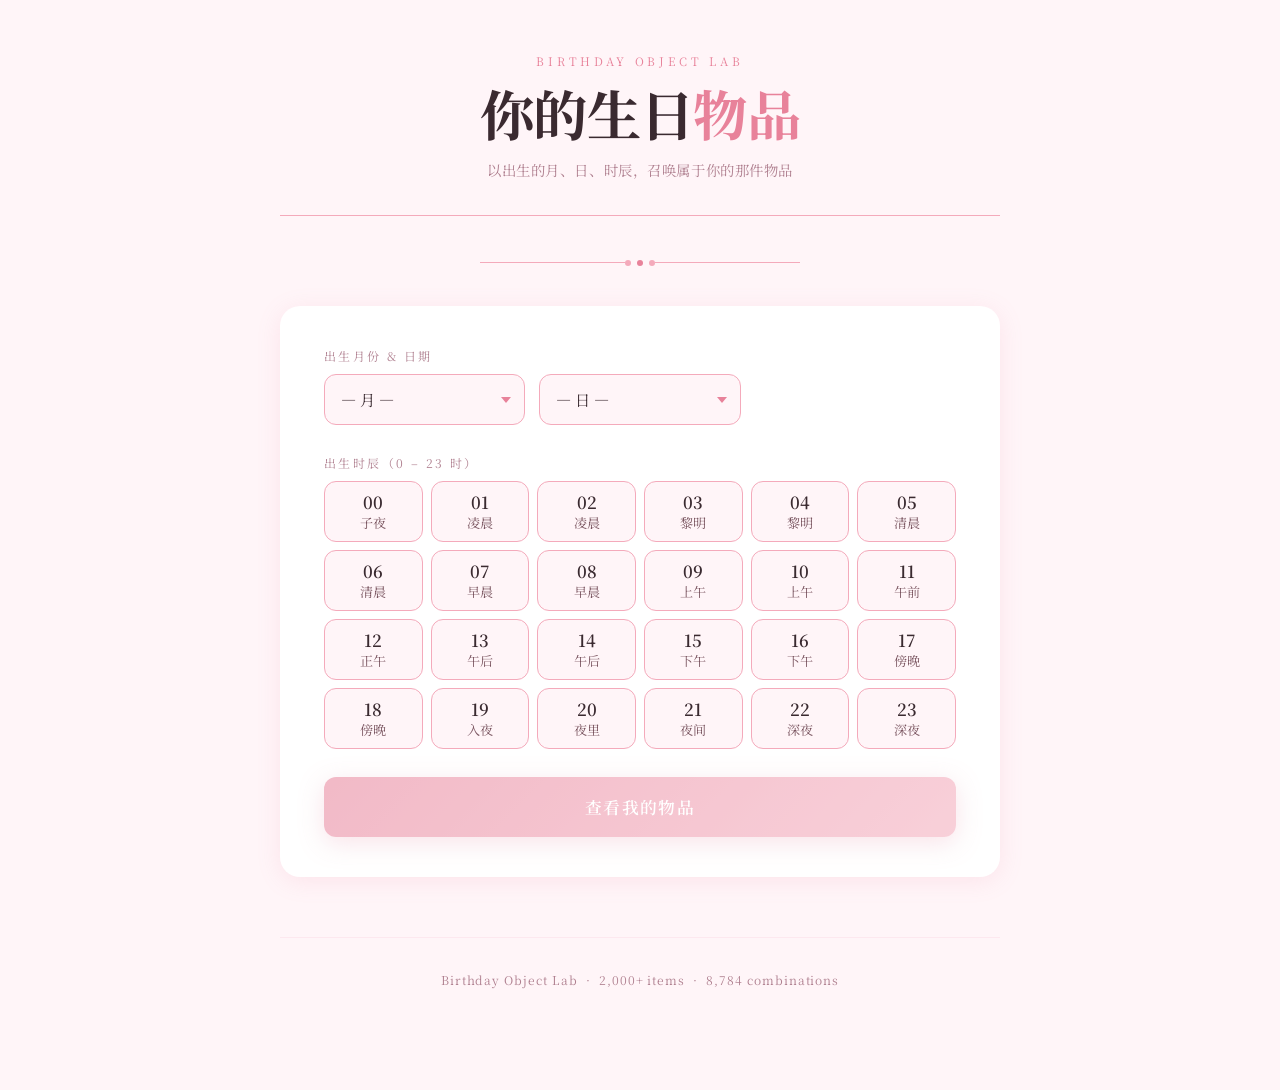
<file: index.html>
<!DOCTYPE html>
<html lang="zh-CN">
<head>
  <meta charset="UTF-8" />
  <meta name="viewport" content="width=device-width, initial-scale=1.0" />
  <title>你的生日物品 · Birthday Match</title>
  <link rel="preconnect" href="https://fonts.googleapis.com" />
  <link rel="preconnect" href="https://fonts.gstatic.com" crossorigin />
  <link href="https://fonts.googleapis.com/css2?family=Noto+Serif+SC:wght@400;600;700&display=swap" rel="stylesheet" />
  <link rel="stylesheet" href="style.css" />
</head>
<body>
<div class="page-wrap">

  <!-- Masthead -->
  <header class="masthead">
    <p class="masthead__eyebrow">Birthday Object Lab</p>
    <h1 class="masthead__title">你的生日<em>物品</em></h1>
    <p class="masthead__sub">以出生的月、日、时辰，召唤属于你的那件物品</p>
  </header>

  <div class="deco-rule"><span class="deco-rule__dot"></span></div>

  <!-- Input card -->
  <main>
    <div class="card">
      <form id="matchForm" novalidate>

        <!-- 月 · 日 -->
        <div class="form-section">
          <label class="form-section__label">出生月份 &amp; 日期</label>
          <div class="select-group">
            <div class="custom-select">
              <select id="selMonth" required>
                <option value="" disabled selected>— 月 —</option>
                <option value="1">一月 January</option>
                <option value="2">二月 February</option>
                <option value="3">三月 March</option>
                <option value="4">四月 April</option>
                <option value="5">五月 May</option>
                <option value="6">六月 June</option>
                <option value="7">七月 July</option>
                <option value="8">八月 August</option>
                <option value="9">九月 September</option>
                <option value="10">十月 October</option>
                <option value="11">十一月 November</option>
                <option value="12">十二月 December</option>
              </select>
            </div>
            <div class="custom-select">
              <select id="selDay" required>
                <option value="" disabled selected>— 日 —</option>
              </select>
            </div>
          </div>
        </div>

        <!-- 时辰 -->
        <div class="form-section">
          <label class="form-section__label">出生时辰（0 – 23 时）</label>
          <div class="hour-grid" id="hourGrid" role="radiogroup" aria-label="时辰选择"></div>
          <input type="hidden" id="hiddenHour" value="" />
        </div>

        <button type="submit" class="btn-submit" id="submitBtn" disabled>
          查看我的物品
        </button>
      </form>
    </div>
  </main>

  <footer class="site-footer">
    Birthday Object Lab &nbsp;·&nbsp; 2,000+ items &nbsp;·&nbsp; 8,784 combinations
  </footer>
</div>

<script src="items.js"></script>
<script src="script.js"></script>
</body>
</html>
</file>
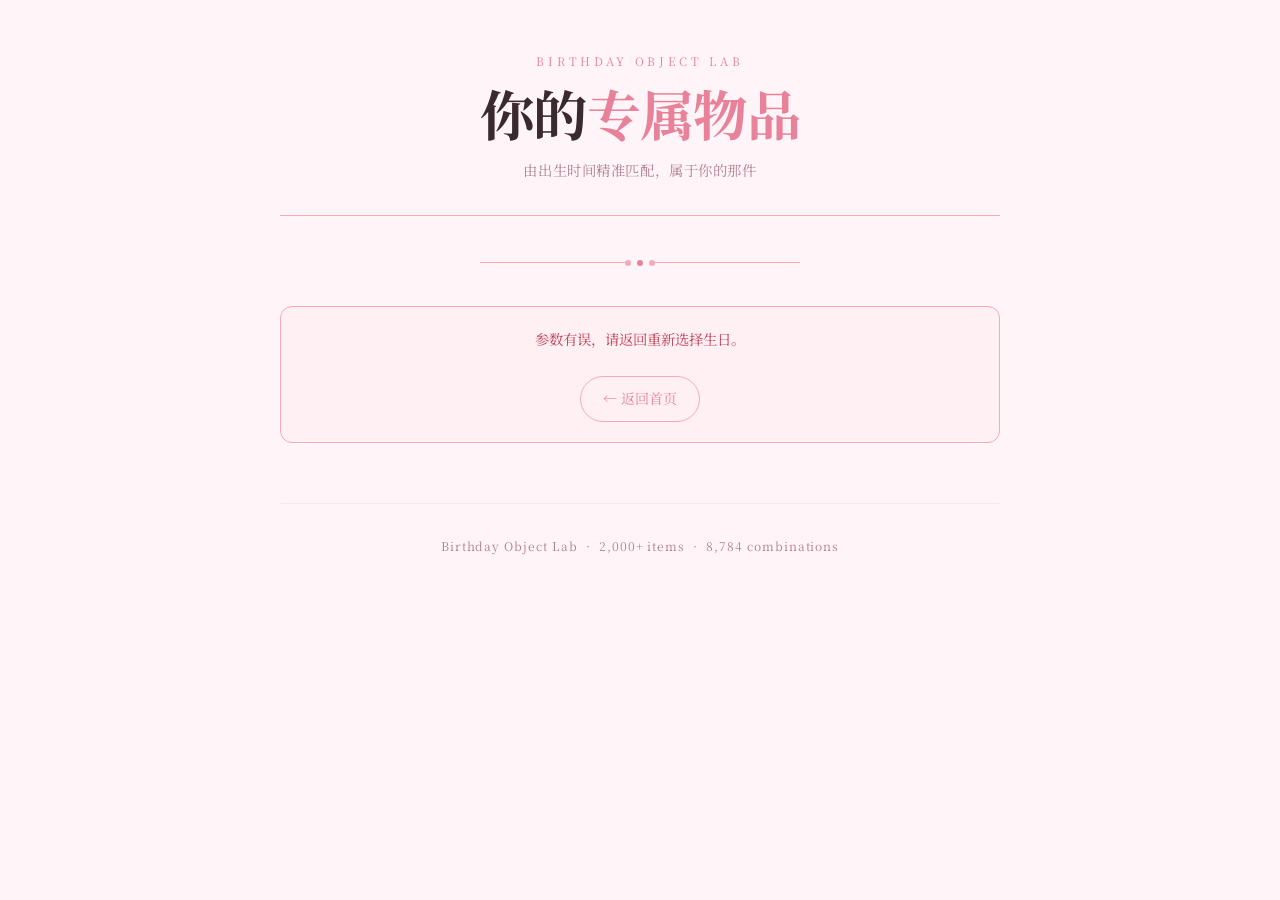
<file: result.html>
<!DOCTYPE html>
<html lang="zh-CN">
<head>
  <meta charset="UTF-8" />
  <meta name="viewport" content="width=device-width, initial-scale=1.0" />
  <title>你的物品 · Birthday Match</title>
  <link rel="preconnect" href="https://fonts.googleapis.com" />
  <link rel="preconnect" href="https://fonts.gstatic.com" crossorigin />
  <link href="https://fonts.googleapis.com/css2?family=Noto+Serif+SC:wght@400;600;700&display=swap" rel="stylesheet" />
  <link rel="stylesheet" href="style.css" />
</head>
<body>
<div class="page-wrap">

  <!-- Masthead -->
  <header class="masthead">
    <p class="masthead__eyebrow">Birthday Object Lab</p>
    <h1 class="masthead__title">你的<em>专属物品</em></h1>
    <p class="masthead__sub">由出生时间精准匹配，属于你的那件</p>
  </header>

  <div class="deco-rule"><span class="deco-rule__dot"></span></div>

  <!-- Result area -->
  <main id="resultArea">
    <div class="spinner-wrap" id="loadingState">
      <div class="spinner"></div>
      <p class="spinner-text">正在寻找你的物品…</p>
    </div>
  </main>

  <footer class="site-footer">
    Birthday Object Lab &nbsp;·&nbsp; 2,000+ items &nbsp;·&nbsp; 8,784 combinations
  </footer>
</div>

<script src="items.js"></script>
<script src="result.js"></script>
</body>
</html>
</file>
<file: style.css>
/* ===== Reset & Base ===== */
*, *::before, *::after { box-sizing: border-box; margin: 0; padding: 0; }

:root {
  --pink-deep:   #e8829a;
  --pink-mid:    #f4aabb;
  --pink-light:  #fde8ef;
  --pink-pale:   #fff5f8;
  --white:       #ffffff;
  --text-dark:   #3a2a30;
  --text-mid:    #7a5560;
  --text-light:  #b08090;
  --gold:        #c9a96e;
  --radius-lg:   20px;
  --radius-md:   12px;
  --shadow-soft: 0 8px 40px rgba(232,130,154,.18);
  --shadow-card: 0 4px 24px rgba(232,130,154,.14);
}

html { font-size: 16px; scroll-behavior: smooth; }

body {
  font-family: 'Noto Serif SC', 'Georgia', serif;
  background: var(--pink-pale);
  color: var(--text-dark);
  min-height: 100vh;
  line-height: 1.7;
}

/* ===== Utility ===== */
.visually-hidden { position: absolute; width: 1px; height: 1px; overflow: hidden; clip: rect(0,0,0,0); }
.serif { font-family: 'Noto Serif SC', 'Georgia', serif; }

/* ===== Page Shell ===== */
.page-wrap {
  max-width: 760px;
  margin: 0 auto;
  padding: 0 20px 80px;
}

/* ===== Masthead / Logo ===== */
.masthead {
  text-align: center;
  padding: 52px 0 32px;
  border-bottom: 1px solid var(--pink-mid);
  margin-bottom: 44px;
}
.masthead__eyebrow {
  font-size: .72rem;
  letter-spacing: .32em;
  text-transform: uppercase;
  color: var(--pink-deep);
  margin-bottom: 10px;
}
.masthead__title {
  font-size: clamp(2rem, 6vw, 3.4rem);
  font-weight: 700;
  color: var(--text-dark);
  line-height: 1.15;
  letter-spacing: -.01em;
}
.masthead__title em {
  font-style: normal;
  color: var(--pink-deep);
}
.masthead__sub {
  margin-top: 14px;
  font-size: .9rem;
  color: var(--text-light);
  letter-spacing: .04em;
}

/* ===== Decorative rule ===== */
.deco-rule {
  display: flex;
  align-items: center;
  gap: 12px;
  margin: 0 auto 40px;
  max-width: 320px;
}
.deco-rule::before,
.deco-rule::after {
  content: '';
  flex: 1;
  height: 1px;
  background: var(--pink-mid);
}
.deco-rule__dot {
  width: 6px; height: 6px;
  border-radius: 50%;
  background: var(--pink-deep);
  box-shadow: 12px 0 0 var(--pink-mid), -12px 0 0 var(--pink-mid);
}

/* ===== Card ===== */
.card {
  background: var(--white);
  border-radius: var(--radius-lg);
  box-shadow: var(--shadow-card);
  padding: 40px 44px;
  margin-bottom: 28px;
}
@media (max-width: 520px) {
  .card { padding: 28px 20px; }
}

/* ===== Form ===== */
.form-section__label {
  display: block;
  font-size: .75rem;
  letter-spacing: .2em;
  text-transform: uppercase;
  color: var(--text-light);
  margin-bottom: 8px;
}
.form-section { margin-bottom: 28px; }

.select-group {
  display: grid;
  grid-template-columns: repeat(3, 1fr);
  gap: 14px;
}
@media (max-width: 420px) {
  .select-group { grid-template-columns: 1fr; }
}

.custom-select {
  position: relative;
}
.custom-select select {
  appearance: none;
  -webkit-appearance: none;
  width: 100%;
  padding: 14px 40px 14px 16px;
  border: 1.5px solid var(--pink-mid);
  border-radius: var(--radius-md);
  background: var(--pink-pale);
  color: var(--text-dark);
  font-family: inherit;
  font-size: .95rem;
  cursor: pointer;
  transition: border-color .2s, box-shadow .2s;
  outline: none;
}
.custom-select select:focus {
  border-color: var(--pink-deep);
  box-shadow: 0 0 0 3px rgba(232,130,154,.18);
}
.custom-select::after {
  content: '';
  position: absolute;
  right: 14px; top: 50%;
  transform: translateY(-50%);
  width: 0; height: 0;
  border-left: 5px solid transparent;
  border-right: 5px solid transparent;
  border-top: 6px solid var(--pink-deep);
  pointer-events: none;
}

.hour-grid {
  display: grid;
  grid-template-columns: repeat(6, 1fr);
  gap: 8px;
}
@media (max-width: 520px) {
  .hour-grid { grid-template-columns: repeat(4, 1fr); }
}
.hour-btn {
  padding: 10px 0;
  border: 1.5px solid var(--pink-mid);
  border-radius: var(--radius-md);
  background: var(--pink-pale);
  color: var(--text-mid);
  font-size: .82rem;
  font-family: inherit;
  cursor: pointer;
  text-align: center;
  transition: all .18s;
  line-height: 1.3;
  user-select: none;
}
.hour-btn span.num { display: block; font-size: 1.05rem; font-weight: 600; color: var(--text-dark); }
.hour-btn:hover { border-color: var(--pink-deep); background: var(--pink-light); }
.hour-btn.active {
  background: var(--pink-deep);
  border-color: var(--pink-deep);
  color: var(--white);
  box-shadow: 0 4px 14px rgba(232,130,154,.4);
}
.hour-btn.active span.num { color: var(--white); }

/* ===== Submit button ===== */
.btn-submit {
  display: block;
  width: 100%;
  padding: 18px;
  margin-top: 8px;
  background: linear-gradient(135deg, var(--pink-deep) 0%, var(--pink-mid) 100%);
  color: var(--white);
  border: none;
  border-radius: var(--radius-md);
  font-family: 'Noto Serif SC', serif;
  font-size: 1.05rem;
  font-weight: 600;
  letter-spacing: .08em;
  cursor: pointer;
  transition: opacity .2s, transform .15s, box-shadow .2s;
  box-shadow: 0 6px 24px rgba(232,130,154,.38);
}
.btn-submit:hover  { opacity: .92; transform: translateY(-1px); }
.btn-submit:active { transform: translateY(0); }
.btn-submit:disabled { opacity: .55; cursor: not-allowed; transform: none; }

/* ===== Result page ===== */
.result-card-wrap {
  border-radius: var(--radius-lg);
  overflow: hidden;
  box-shadow: var(--shadow-soft);
  margin-bottom: 16px;
}

.result-hero {
  position: relative;
  border-radius: var(--radius-lg);
  overflow: hidden;
  background: var(--pink-light);
  aspect-ratio: 4/3;
  margin-bottom: 0;
  display: flex;
  align-items: center;
  justify-content: center;
}
.result-hero img {
  width: 100%; height: 100%;
  object-fit: cover;
  display: block;
  transition: opacity .5s;
}
.result-hero__placeholder {
  position: absolute;
  inset: 0;
  display: flex;
  align-items: center;
  justify-content: center;
  background: var(--pink-light);
}
.result-hero__placeholder svg {
  width: 64px; height: 64px;
  opacity: .35;
}
.result-category-badge {
  position: absolute;
  top: 18px; left: 18px;
  background: rgba(255,255,255,.82);
  backdrop-filter: blur(6px);
  padding: 5px 14px;
  border-radius: 40px;
  font-size: .72rem;
  letter-spacing: .14em;
  text-transform: uppercase;
  color: var(--pink-deep);
  font-weight: 600;
}

.result-meta {
  padding: 30px 44px 28px;
  background: var(--white);
  border-bottom-left-radius: var(--radius-lg);
  border-bottom-right-radius: var(--radius-lg);
  box-shadow: var(--shadow-card);
  margin-bottom: 24px;
}
@media (max-width: 520px) {
  .result-meta { padding: 22px 20px 20px; }
}
.result-date-tag {
  font-size: .72rem;
  letter-spacing: .18em;
  text-transform: uppercase;
  color: var(--text-light);
  margin-bottom: 6px;
}
.result-item-name {
  font-size: clamp(1.6rem, 5vw, 2.6rem);
  font-weight: 700;
  color: var(--text-dark);
  line-height: 1.2;
  margin-bottom: 16px;
}
.result-desc {
  font-size: .98rem;
  color: var(--text-mid);
  line-height: 1.9;
  border-left: 3px solid var(--pink-mid);
  padding-left: 16px;
  margin-bottom: 20px;
}
.result-share-row {
  display: flex;
  align-items: center;
  gap: 12px;
  flex-wrap: wrap;
}
.btn-back {
  display: inline-flex;
  align-items: center;
  gap: 6px;
  padding: 10px 22px;
  border: 1.5px solid var(--pink-mid);
  border-radius: 40px;
  background: transparent;
  color: var(--pink-deep);
  font-family: inherit;
  font-size: .88rem;
  cursor: pointer;
  transition: background .18s, color .18s;
  text-decoration: none;
}
.btn-back:hover {
  background: var(--pink-light);
}

/* ===== Loading spinner ===== */
.spinner-wrap {
  display: flex;
  flex-direction: column;
  align-items: center;
  justify-content: center;
  min-height: 320px;
  gap: 16px;
}
.spinner {
  width: 44px; height: 44px;
  border: 3px solid var(--pink-light);
  border-top-color: var(--pink-deep);
  border-radius: 50%;
  animation: spin .8s linear infinite;
}
@keyframes spin { to { transform: rotate(360deg); } }
.spinner-text {
  font-size: .88rem;
  color: var(--text-light);
  letter-spacing: .06em;
}

/* ===== Footer ===== */
.site-footer {
  text-align: center;
  padding: 32px 0 20px;
  font-size: .75rem;
  color: var(--text-light);
  letter-spacing: .08em;
  border-top: 1px solid var(--pink-light);
  margin-top: 60px;
}

/* ===== Image credit ===== */
.img-credit {
  font-size: .68rem;
  color: var(--text-light);
  text-align: right;
  padding: 4px 0 0;
}
.img-credit a { color: var(--pink-deep); text-decoration: none; }

/* ===== Error state ===== */
.error-box {
  background: #fff0f3;
  border: 1px solid var(--pink-mid);
  border-radius: var(--radius-md);
  padding: 20px 24px;
  color: #c0405a;
  font-size: .9rem;
  text-align: center;
}
</file>
